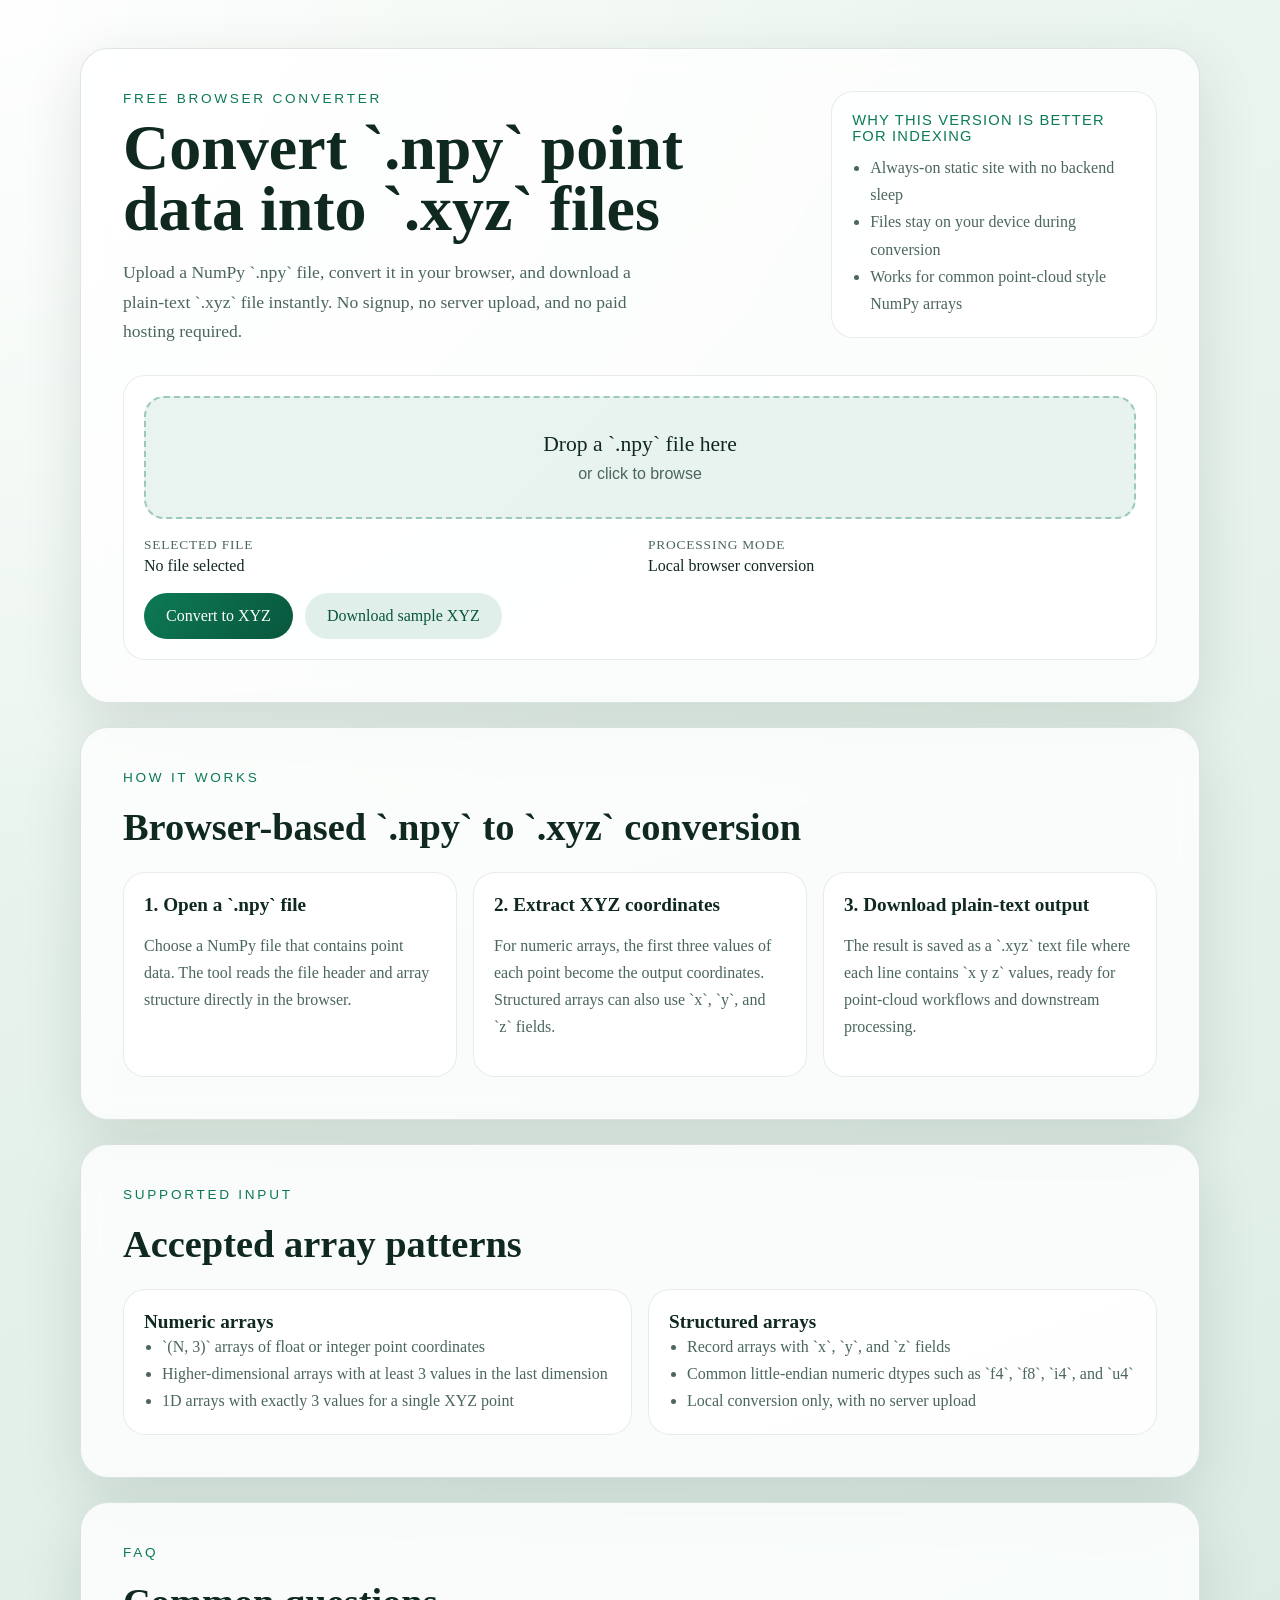
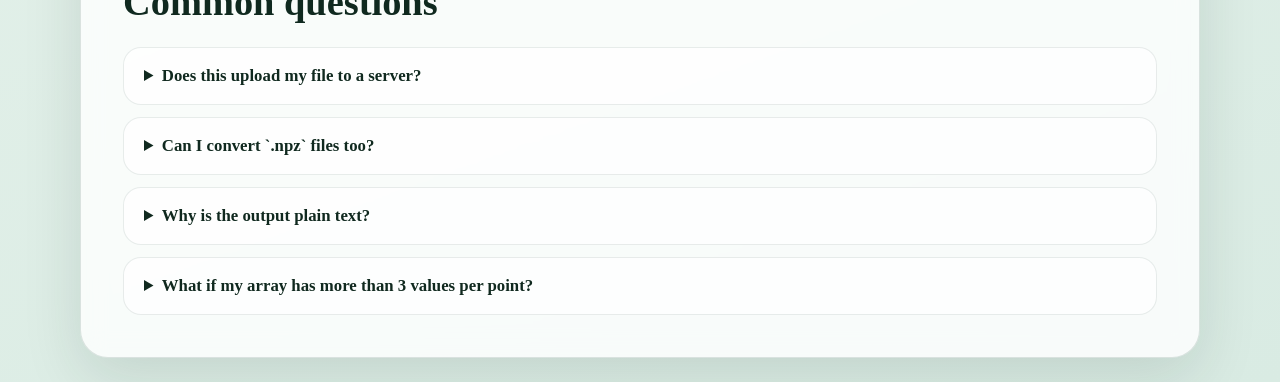
<file: site/index.html>
<!doctype html>
<html lang="en">
  <head>
    <meta charset="utf-8">
    <meta name="viewport" content="width=device-width, initial-scale=1">
    <title>NPY to XYZ Converter | Free Online NumPy File Converter</title>
    <meta
      name="description"
      content="Convert NumPy .npy point-cloud files into .xyz format online for free. Files are processed locally in your browser and downloaded instantly."
    >
    <meta
      name="robots"
      content="index,follow,max-image-preview:large,max-snippet:-1,max-video-preview:-1"
    >
    <link rel="canonical" href="https://npy-xyz-converter.onrender.com/">
    <meta property="og:type" content="website">
    <meta property="og:title" content="NPY to XYZ Converter">
    <meta
      property="og:description"
      content="Free online converter for turning NumPy .npy point data into downloadable .xyz files."
    >
    <meta property="og:url" content="https://npy-xyz-converter.onrender.com/">
    <meta property="og:site_name" content="NPY to XYZ Converter">
    <meta name="twitter:card" content="summary">
    <meta name="twitter:title" content="NPY to XYZ Converter">
    <meta
      name="twitter:description"
      content="Convert NumPy .npy point-cloud files into .xyz format online for free."
    >
    <link rel="stylesheet" href="./styles.css">
    <script type="application/ld+json">
      {
        "@context": "https://schema.org",
        "@type": "WebApplication",
        "name": "NPY to XYZ Converter",
        "url": "https://npy-xyz-converter.onrender.com/",
        "applicationCategory": "UtilitiesApplication",
        "operatingSystem": "Any",
        "browserRequirements": "Requires JavaScript and a modern browser",
        "description": "Convert NumPy .npy point data into downloadable .xyz text files online.",
        "offers": {
          "@type": "Offer",
          "price": "0",
          "priceCurrency": "USD"
        }
      }
    </script>
    <script type="application/ld+json">
      {
        "@context": "https://schema.org",
        "@type": "FAQPage",
        "mainEntity": [
          {
            "@type": "Question",
            "name": "What .npy array shapes are supported?",
            "acceptedAnswer": {
              "@type": "Answer",
              "text": "The converter supports numeric arrays shaped like (N, 3), higher-dimensional numeric arrays whose last dimension is at least 3, and structured arrays with x, y, and z fields."
            }
          },
          {
            "@type": "Question",
            "name": "Do files get uploaded to a server?",
            "acceptedAnswer": {
              "@type": "Answer",
              "text": "No. Files are processed locally inside your browser in the static version of this tool."
            }
          },
          {
            "@type": "Question",
            "name": "Does this support .npz archives?",
            "acceptedAnswer": {
              "@type": "Answer",
              "text": "No. This tool currently supports .npy files only."
            }
          }
        ]
      }
    </script>
  </head>
  <body>
    <main class="page-shell">
      <section class="hero-card hero-card--primary">
        <div class="hero-grid">
          <div>
            <p class="eyebrow">Free browser converter</p>
            <h1>Convert `.npy` point data into `.xyz` files</h1>
            <p class="lede">
              Upload a NumPy `.npy` file, convert it in your browser, and
              download a plain-text `.xyz` file instantly. No signup, no server
              upload, and no paid hosting required.
            </p>
          </div>
          <div class="trust-panel">
            <p class="trust-title">Why this version is better for indexing</p>
            <ul class="trust-list">
              <li>Always-on static site with no backend sleep</li>
              <li>Files stay on your device during conversion</li>
              <li>Works for common point-cloud style NumPy arrays</li>
            </ul>
          </div>
        </div>

        <form id="upload-form" class="upload-panel">
          <label for="file-input" class="dropzone" id="dropzone">
            <input id="file-input" name="file" type="file" accept=".npy" required>
            <span class="dropzone-title">Drop a `.npy` file here</span>
            <span class="dropzone-subtitle">or click to browse</span>
          </label>

          <div class="meta-row">
            <div>
              <p class="meta-label">Selected file</p>
              <p class="meta-value" id="selected-file">No file selected</p>
            </div>
            <div>
              <p class="meta-label">Processing mode</p>
              <p class="meta-value">Local browser conversion</p>
            </div>
          </div>

          <div class="action-row">
            <button type="submit" id="submit-button">Convert to XYZ</button>
            <button type="button" id="download-sample-button" class="button-secondary">
              Download sample XYZ
            </button>
          </div>
        </form>

        <div class="status-panel" id="status-panel" hidden>
          <p class="status-title" id="status-title"></p>
          <p class="status-copy" id="status-copy"></p>
        </div>

        <section class="preview-panel" id="preview-panel" hidden>
          <div class="preview-head">
            <div>
              <p class="meta-label">Preview</p>
              <p class="meta-value" id="preview-summary"></p>
            </div>
          </div>
          <pre id="preview-output"></pre>
        </section>
      </section>

      <section class="hero-card section-card">
        <div class="section-head">
          <p class="eyebrow">How it works</p>
          <h2>Browser-based `.npy` to `.xyz` conversion</h2>
        </div>
        <div class="feature-grid">
          <article class="feature-card">
            <h3>1. Open a `.npy` file</h3>
            <p>
              Choose a NumPy file that contains point data. The tool reads the
              file header and array structure directly in the browser.
            </p>
          </article>
          <article class="feature-card">
            <h3>2. Extract XYZ coordinates</h3>
            <p>
              For numeric arrays, the first three values of each point become
              the output coordinates. Structured arrays can also use `x`, `y`,
              and `z` fields.
            </p>
          </article>
          <article class="feature-card">
            <h3>3. Download plain-text output</h3>
            <p>
              The result is saved as a `.xyz` text file where each line contains
              `x y z` values, ready for point-cloud workflows and downstream
              processing.
            </p>
          </article>
        </div>
      </section>

      <section class="hero-card section-card">
        <div class="section-head">
          <p class="eyebrow">Supported input</p>
          <h2>Accepted array patterns</h2>
        </div>
        <div class="content-grid">
          <div class="content-card">
            <h3>Numeric arrays</h3>
            <ul>
              <li>`(N, 3)` arrays of float or integer point coordinates</li>
              <li>Higher-dimensional arrays with at least 3 values in the last dimension</li>
              <li>1D arrays with exactly 3 values for a single XYZ point</li>
            </ul>
          </div>
          <div class="content-card">
            <h3>Structured arrays</h3>
            <ul>
              <li>Record arrays with `x`, `y`, and `z` fields</li>
              <li>Common little-endian numeric dtypes such as `f4`, `f8`, `i4`, and `u4`</li>
              <li>Local conversion only, with no server upload</li>
            </ul>
          </div>
        </div>
      </section>

      <section class="hero-card section-card">
        <div class="section-head">
          <p class="eyebrow">FAQ</p>
          <h2>Common questions</h2>
        </div>
        <div class="faq-list">
          <details>
            <summary>Does this upload my file to a server?</summary>
            <p>
              No. The static version processes files locally in your browser, so
              your `.npy` file stays on your device during conversion.
            </p>
          </details>
          <details>
            <summary>Can I convert `.npz` files too?</summary>
            <p>
              Not yet. This tool is focused on `.npy` files only.
            </p>
          </details>
          <details>
            <summary>Why is the output plain text?</summary>
            <p>
              Standard `.xyz` files are text-based, so each output line contains
              one point in the form `x y z`.
            </p>
          </details>
          <details>
            <summary>What if my array has more than 3 values per point?</summary>
            <p>
              The converter uses the first three values from the last dimension
              of each point and ignores any extra trailing values.
            </p>
          </details>
        </div>
      </section>
    </main>

    <script src="./app.js"></script>
  </body>
</html>
</file>
<file: site/styles.css>
:root {
  --bg-top: #eff7f1;
  --bg-bottom: #d9ebe3;
  --card: rgba(255, 255, 255, 0.8);
  --card-border: rgba(31, 72, 58, 0.14);
  --text-main: #10291f;
  --text-soft: #4b665b;
  --accent: #0d7a56;
  --accent-strong: #09563d;
  --accent-wash: rgba(13, 122, 86, 0.09);
  --error: #b64035;
  --shadow: 0 20px 60px rgba(16, 41, 31, 0.12);
}

* {
  box-sizing: border-box;
}

body {
  margin: 0;
  min-height: 100vh;
  font-family: Georgia, "Times New Roman", serif;
  color: var(--text-main);
  background:
    radial-gradient(circle at top left, rgba(255, 255, 255, 0.9), transparent 40%),
    linear-gradient(160deg, var(--bg-top), var(--bg-bottom));
}

.page-shell {
  padding: 24px;
  display: grid;
  gap: 24px;
}

.hero-card {
  width: min(1120px, 100%);
  margin: 0 auto;
  padding: 42px;
  border: 1px solid var(--card-border);
  border-radius: 28px;
  background: var(--card);
  backdrop-filter: blur(12px);
  box-shadow: var(--shadow);
}

.hero-card--primary {
  margin-top: 24px;
}

.hero-grid {
  display: grid;
  grid-template-columns: 2.1fr 1fr;
  gap: 24px;
  align-items: start;
}

.eyebrow {
  margin: 0 0 12px;
  font-family: "Trebuchet MS", Verdana, sans-serif;
  font-size: 0.85rem;
  letter-spacing: 0.2em;
  text-transform: uppercase;
  color: var(--accent);
}

h1,
h2,
h3 {
  margin: 0;
}

h1 {
  font-size: clamp(2.4rem, 5vw, 4.6rem);
  line-height: 0.95;
}

h2 {
  font-size: clamp(1.8rem, 3vw, 2.6rem);
  line-height: 1.05;
}

h3 {
  font-size: 1.2rem;
  line-height: 1.2;
}

.lede,
.feature-card p,
.content-card li,
.faq-list p,
.trust-list li {
  color: var(--text-soft);
  line-height: 1.7;
}

.lede {
  margin: 18px 0 28px;
  max-width: 58ch;
  font-size: 1.1rem;
}

.trust-panel,
.feature-card,
.content-card {
  padding: 20px;
  border-radius: 22px;
  background: rgba(255, 255, 255, 0.72);
  border: 1px solid rgba(31, 72, 58, 0.1);
}

.trust-title {
  margin: 0 0 10px;
  font-family: "Trebuchet MS", Verdana, sans-serif;
  font-size: 0.92rem;
  letter-spacing: 0.08em;
  text-transform: uppercase;
  color: var(--accent);
}

.trust-list,
.content-card ul {
  margin: 0;
  padding-left: 18px;
}

.upload-panel,
.preview-panel {
  padding: 20px;
  border-radius: 22px;
  background: rgba(255, 255, 255, 0.72);
  border: 1px solid rgba(31, 72, 58, 0.1);
}

.dropzone {
  display: grid;
  place-items: center;
  padding: 34px 18px;
  border: 2px dashed rgba(13, 122, 86, 0.35);
  border-radius: 20px;
  background: var(--accent-wash);
  text-align: center;
  cursor: pointer;
  transition: transform 180ms ease, border-color 180ms ease, background 180ms ease;
}

.dropzone[data-dragging="true"] {
  transform: translateY(-2px);
  border-color: var(--accent);
  background: rgba(13, 122, 86, 0.15);
}

.dropzone input {
  position: absolute;
  width: 1px;
  height: 1px;
  opacity: 0;
  pointer-events: none;
}

.dropzone-title {
  display: block;
  font-size: 1.35rem;
}

.dropzone-subtitle {
  display: block;
  margin-top: 8px;
  font-family: "Trebuchet MS", Verdana, sans-serif;
  color: var(--text-soft);
}

.meta-row,
.feature-grid,
.content-grid {
  display: grid;
  gap: 16px;
}

.meta-row {
  grid-template-columns: repeat(2, minmax(0, 1fr));
  margin: 18px 0;
}

.feature-grid {
  grid-template-columns: repeat(3, minmax(0, 1fr));
  margin-top: 24px;
}

.content-grid {
  grid-template-columns: repeat(2, minmax(0, 1fr));
  margin-top: 24px;
}

.section-head {
  display: grid;
  gap: 10px;
}

.meta-label {
  margin: 0 0 4px;
  font-size: 0.84rem;
  letter-spacing: 0.06em;
  text-transform: uppercase;
  color: var(--text-soft);
}

.meta-value {
  margin: 0;
  font-size: 1rem;
}

.action-row {
  display: flex;
  gap: 12px;
  flex-wrap: wrap;
}

button {
  border: 0;
  border-radius: 999px;
  padding: 14px 22px;
  font: inherit;
  font-size: 1rem;
  color: white;
  background: linear-gradient(135deg, var(--accent), var(--accent-strong));
  cursor: pointer;
  transition: transform 180ms ease, opacity 180ms ease;
}

button:hover {
  transform: translateY(-1px);
}

button:disabled {
  opacity: 0.7;
  cursor: wait;
}

.button-secondary {
  color: var(--accent-strong);
  background: rgba(13, 122, 86, 0.12);
}

.status-panel {
  margin-top: 18px;
  padding: 16px 18px;
  border-radius: 18px;
  background: rgba(255, 255, 255, 0.86);
  border: 1px solid rgba(13, 122, 86, 0.14);
}

.status-panel[data-state="error"] {
  border-color: rgba(182, 64, 53, 0.25);
}

.status-title {
  margin: 0 0 6px;
  font-size: 1.05rem;
}

.status-copy {
  margin: 0;
  color: var(--text-soft);
}

.status-panel[data-state="error"] .status-title {
  color: var(--error);
}

.preview-panel {
  margin-top: 18px;
}

.preview-head {
  margin-bottom: 12px;
}

pre {
  margin: 0;
  padding: 18px;
  overflow: auto;
  border-radius: 18px;
  background: rgba(16, 41, 31, 0.05);
  color: var(--text-main);
  font-family: Consolas, "Courier New", monospace;
  font-size: 0.95rem;
  line-height: 1.55;
}

.faq-list {
  display: grid;
  gap: 12px;
  margin-top: 24px;
}

details {
  padding: 18px 20px;
  border-radius: 18px;
  background: rgba(255, 255, 255, 0.72);
  border: 1px solid rgba(31, 72, 58, 0.1);
}

summary {
  cursor: pointer;
  font-size: 1.05rem;
  font-weight: 700;
}

details p {
  margin: 12px 0 0;
}

@media (max-width: 900px) {
  .hero-grid,
  .feature-grid,
  .content-grid {
    grid-template-columns: 1fr;
  }
}

@media (max-width: 640px) {
  .page-shell {
    padding: 16px;
  }

  .hero-card {
    padding: 28px 20px;
  }

  .meta-row {
    grid-template-columns: 1fr;
  }
}
</file>
